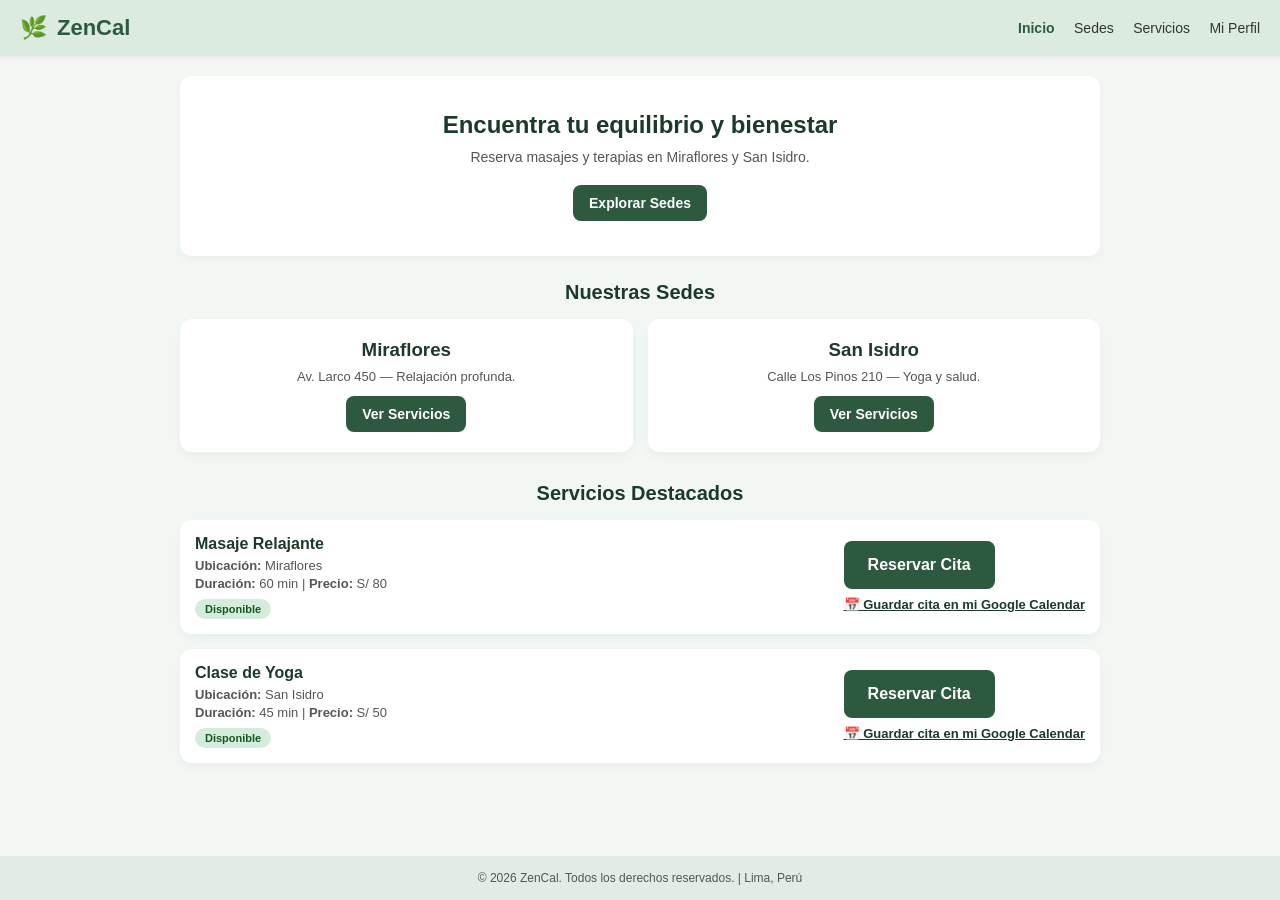
<file: index.html>
<!DOCTYPE html>
<html lang="es">
<head>
  <meta charset="UTF-8">
  <meta name="viewport" content="width=device-width, initial-scale=1.0">
  <title>ZenCal — Bienestar en Lima</title>
  <link rel="stylesheet" href="styles.css">
</head>
<body>

  <!-- ENCABEZADO SEMÁNTICO -->
  <header class="navbar">
    <div class="logo">
      <span>🌿</span>
      <span>ZenCal</span>
    </div>
    <nav class="nav-links">
      <a href="index.html" class="active">Inicio</a>
      <a href="#sedes">Sedes</a>
      <a href="#servicios">Servicios</a>
      <a href="perfil.html">Mi Perfil</a>
    </nav>
  </header>

  <!-- CONTENIDO PRINCIPAL -->
  <main class="container">
    
    <section class="hero">
      <h1>Encuentra tu equilibrio y bienestar</h1>
      <p>Reserva masajes y terapias en Miraflores y San Isidro.</p>
      <a href="#sedes" class="btn-secondary">Explorar Sedes</a>
    </section>

    <section id="sedes" class="section-block">
      <h2>Nuestras Sedes</h2>
      <div class="cards-grid">
        <article class="card-sede">
          <h3>Miraflores</h3>
          <p>Av. Larco 450 — Relajación profunda.</p>
          <a href="#servicios" class="btn-secondary">Ver Servicios</a>
        </article>
        <article class="card-sede">
          <h3>San Isidro</h3>
          <p>Calle Los Pinos 210 — Yoga y salud.</p>
          <a href="#servicios" class="btn-secondary">Ver Servicios</a>
        </article>
      </div>
    </section>

    <section id="servicios" class="section-block">
      <h2>Servicios Destacados</h2>
      <div class="cards-list">
        
        <article class="card">
          <div class="card-info">
            <h3>Masaje Relajante</h3>
            <p><strong>Ubicación:</strong> Miraflores</p>
            <p><strong>Duración:</strong> 60 min | <strong>Precio:</strong> S/ 80</p>
            <span class="badge confirmada">Disponible</span>
          </div>
          <div>
            <button class="btn-reservar" data-servicio="Masaje Relajante">Reservar Cita</button>
            <br>
            <a href="https://calendar.google.com/calendar/render?action=TEMPLATE&text=Cita+en+ZenCal&dates=20261110T150000Z/20261110T160000Z&details=Reserva+confirmada+en+ZenCal.&location=Lima" target="_blank" style="display: inline-block; margin-top: 8px; font-size: 13px; color: #1b3a2b; text-decoration: underline; font-weight: bold;">
              📅 Guardar cita en mi Google Calendar
            </a>
          </div>
        </article>

        <article class="card">
          <div class="card-info">
            <h3>Clase de Yoga</h3>
            <p><strong>Ubicación:</strong> San Isidro</p>
            <p><strong>Duración:</strong> 45 min | <strong>Precio:</strong> S/ 50</p>
            <span class="badge confirmada">Disponible</span>
          </div>
          <div>
            <button class="btn-reservar" data-servicio="Clase de Yoga">Reservar Cita</button>
            <br> 
            <a href="https://calendar.google.com/calendar/render?action=TEMPLATE&text=Cita+en+ZenCal&dates=20261110T150000Z/20261110T160000Z&details=Reserva+confirmada+en+ZenCal.&location=Lima" target="_blank" style="display: inline-block; margin-top: 8px; font-size: 13px; color: #1b3a2b; text-decoration: underline; font-weight: bold;">
            📅 Guardar cita en mi Google Calendar
            </a>
          </div>
        </article>

      </div>
    </section>

  </main>

  <!-- PIE DE PÁGINA SEMÁNTICO -->
  <footer>
    <p>&copy; 2026 ZenCal. Todos los derechos reservados. | Lima, Perú</p>
  </footer>

  <!-- SCRIPT JS INTERACTIVO -->
  <script src="script.js" defer></script>
</body>
</html>
</file>
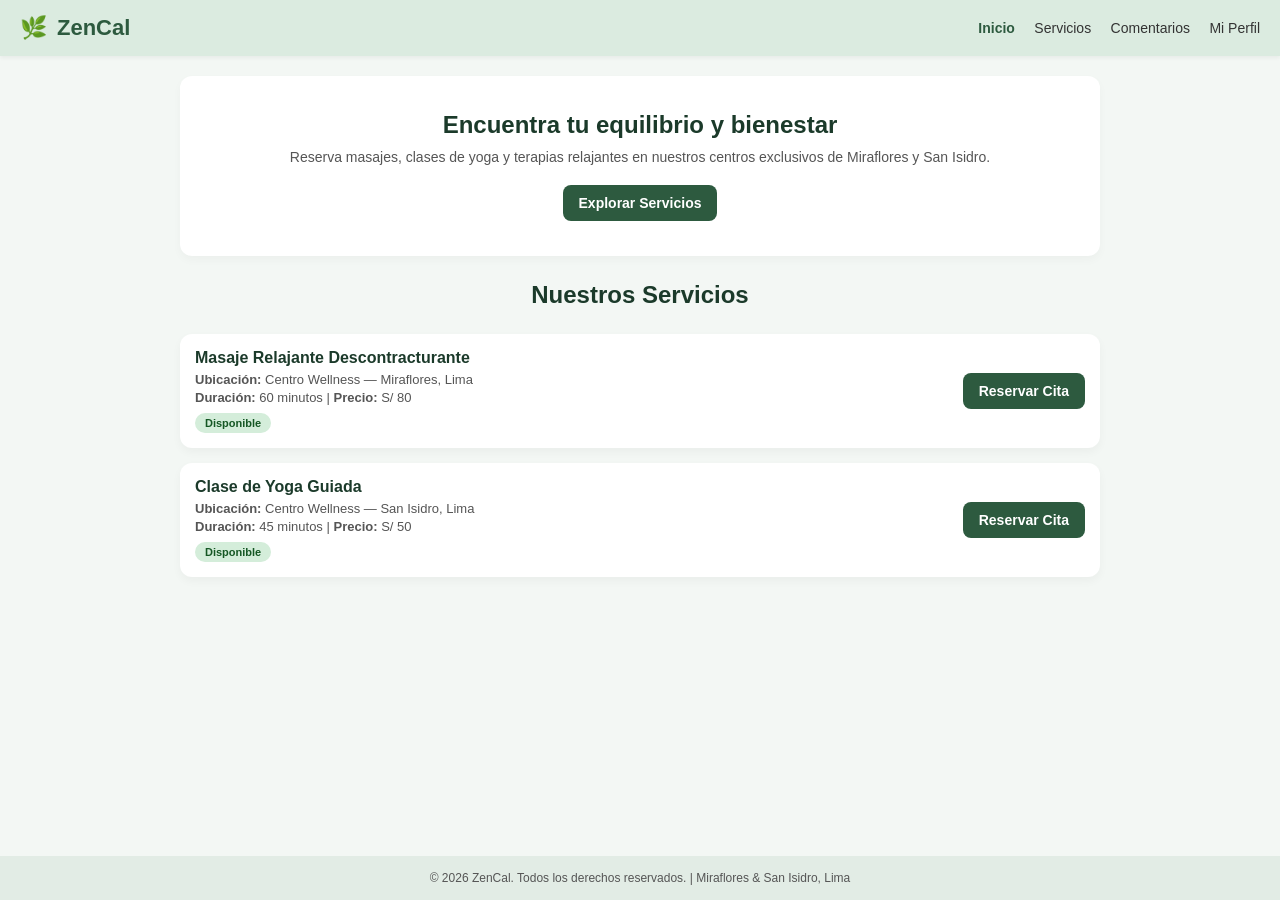
<file: index.html.html>
<!DOCTYPE html>
<html lang="es">
<head>
  <meta charset="UTF-8">
  <meta name="viewport" content="width=device-width, initial-scale=1.0">
  <title>ZenCal — Inicio</title>
  <link rel="stylesheet" href="styles.css">
</head>
<body>

  <!-- ENCABEZADO CON NAVEGACIÓN INTERACTIVA -->
  <header class="navbar">
    <div class="logo">
      <span class="logo-icon">🌿</span>
      <span class="logo-text">ZenCal</span>
    </div>
    <nav class="nav-links">
      <a href="index.html" class="active">Inicio</a>
      <a href="#servicios">Servicios</a>
      <a href="comentarios.html">Comentarios</a>
      <a href="perfil.html">Mi Perfil</a>
    </nav>
  </header>

  <!-- CONTENIDO PRINCIPAL -->
  <main class="container">
    <section class="hero">
      <h1>Encuentra tu equilibrio y bienestar</h1>
      <p>Reserva masajes, clases de yoga y terapias relajantes en nuestros centros exclusivos de Miraflores y San Isidro.</p>
      <a href="#servicios" class="btn-secondary">Explorar Servicios</a>
    </section>

    <!-- SECCIÓN DE SERVICIOS -->
    <section id="servicios" class="services-section">
      <h2 style="text-align: center; margin-bottom: 25px; color: #1b3a2a;">Nuestros Servicios</h2>
      <div class="cards-list">
        
        <div class="card">
          <div class="card-info">
            <h3>Masaje Relajante Descontracturante</h3>
            <p><strong>Ubicación:</strong> Centro Wellness — Miraflores, Lima</p>
            <p><strong>Duración:</strong> 60 minutos | <strong>Precio:</strong> S/ 80</p>
            <span class="badge confirmada">Disponible</span>
          </div>
          <div class="card-actions">
            <a href="perfil.html" class="btn-secondary">Reservar Cita</a>
          </div>
        </div>

        <div class="card">
          <div class="card-info">
            <h3>Clase de Yoga Guiada</h3>
            <p><strong>Ubicación:</strong> Centro Wellness — San Isidro, Lima</p>
            <p><strong>Duración:</strong> 45 minutos | <strong>Precio:</strong> S/ 50</p>
            <span class="badge confirmada">Disponible</span>
          </div>
          <div class="card-actions">
            <a href="perfil.html" class="btn-secondary">Reservar Cita</a>
          </div>
        </div>

      </div>
    </section>
  </main>

  <footer>
    <p>&copy; 2026 ZenCal. Todos los derechos reservados. | Miraflores & San Isidro, Lima</p>
  </footer>

</body>
</html>
</file>
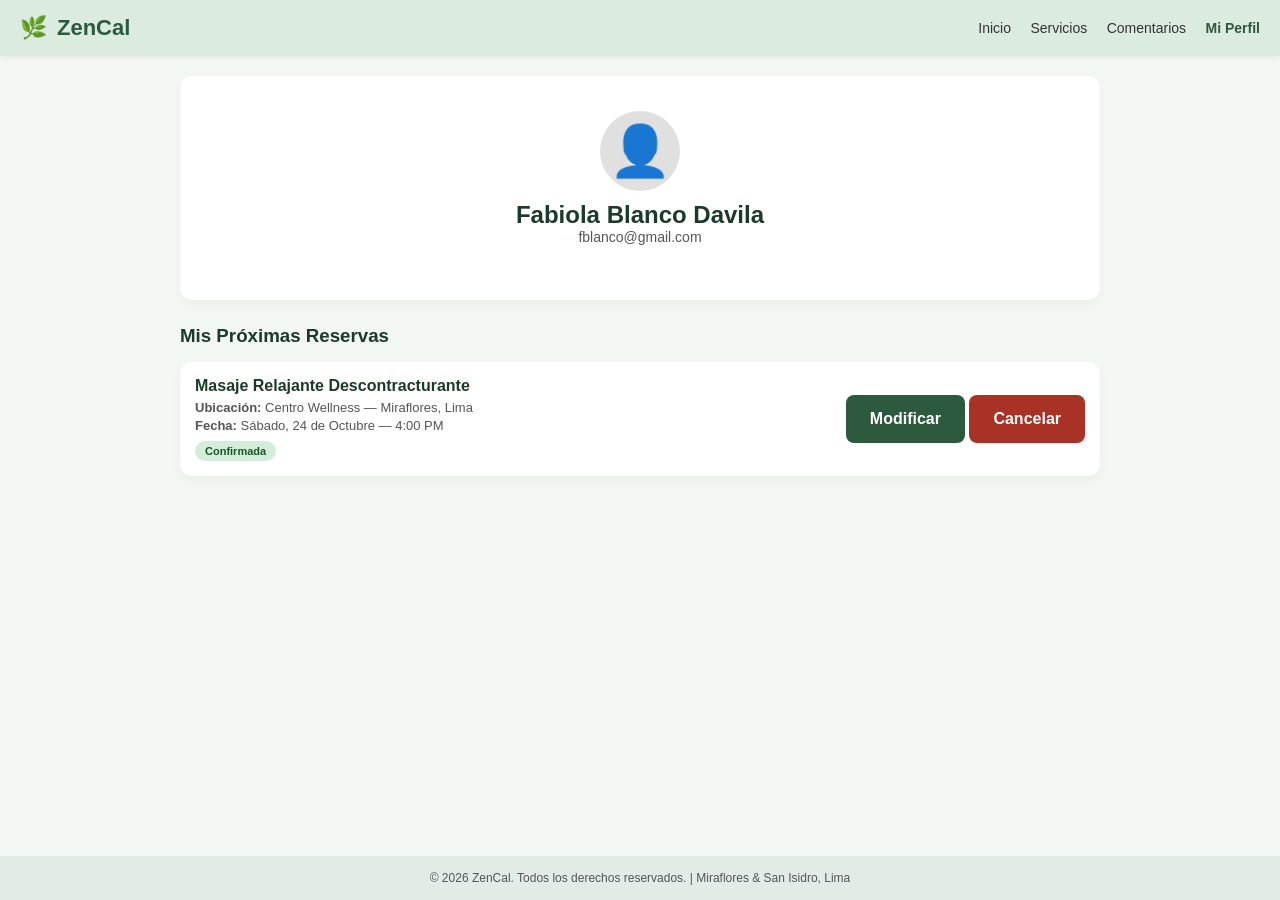
<file: perfil.html>
<!DOCTYPE html>
<html lang="es">
<head>
  <meta charset="UTF-8">
  <meta name="viewport" content="width=device-width, initial-scale=1.0">
  <title>ZenCal — Mi Perfil y Reservas</title>
  <link rel="stylesheet" href="styles.css">
</head>
<body>

  <!-- ENCABEZADO -->
  <header class="navbar">
    <div class="logo">
      <span class="logo-icon">🌿</span>
      <span class="logo-text">ZenCal</span>
    </div>
    <nav class="nav-links">
      <a href="index.html">Inicio</a>
      <a href="index.html#servicios">Servicios</a>
      <a href="comentarios.html">Comentarios</a>
      <a href="perfil.html" class="active">Mi Perfil</a>
    </nav>
  </header>

  <!-- CONTENIDO DE PERFIL -->
  <main class="container">
    <section class="hero" style="text-align: center;">
      <div style="font-size: 50px; background-color: #e0e0e0; width: 80px; height: 80px; line-height: 80px; border-radius: 50%; margin: 0 auto 10px;">👤</div>
      <h2 style="color: #1b3a2a;">Fabiola Blanco Davila</h2>
      <p>fblanco@gmail.com</p>
    </section>

    <h3 style="margin-bottom: 15px; color: #1b3a2a;">Mis Próximas Reservas</h3>
    <div class="cards-list">
      <div class="card">
        <div class="card-info">
          <h3>Masaje Relajante Descontracturante</h3>
          <p><strong>Ubicación:</strong> Centro Wellness — Miraflores, Lima</p>
          <p><strong>Fecha:</strong> Sábado, 24 de Octubre — 4:00 PM</p>
          <span class="badge confirmada">Confirmada</span>
        </div>
        <div class="card-actions">
          <button class="btn-secondary" onclick="alert('Reserva modificada con éxito')">Modificar</button>
          <button class="btn-danger" style="background-color: #a93226; color:white; border:none; padding:10px 18px; border-radius:8px; font-weight:bold; cursor:pointer;" onclick="alert('Reserva cancelada correctamente')">Cancelar</button>
        </div>
      </div>
    </div>
  </main>

  <footer>
    <p>&copy; 2026 ZenCal. Todos los derechos reservados. | Miraflores & San Isidro, Lima</p>
  </footer>

</body>
</html>
</file>
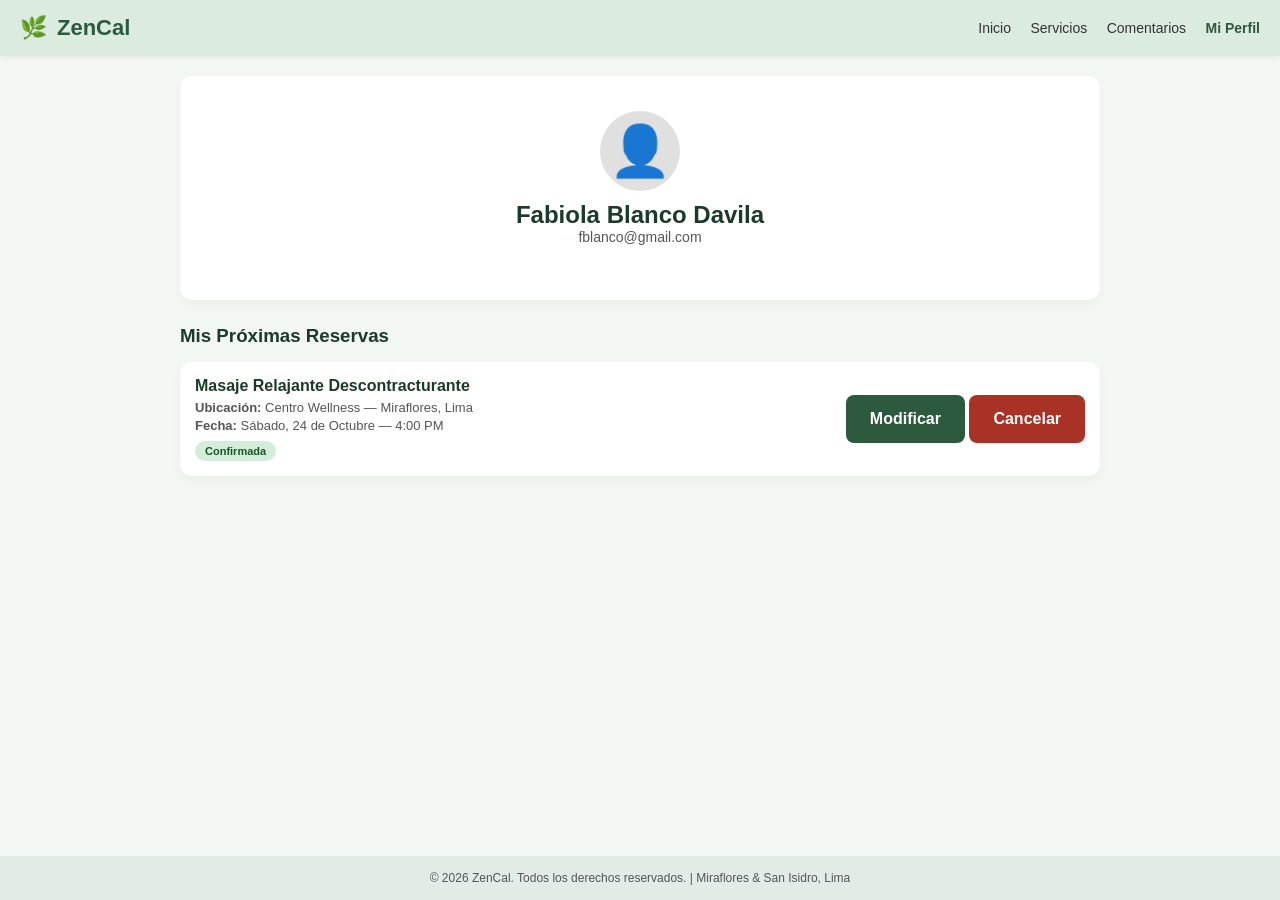
<file: perfil.html.html>
<!DOCTYPE html>
<html lang="es">
<head>
  <meta charset="UTF-8">
  <meta name="viewport" content="width=device-width, initial-scale=1.0">
  <title>ZenCal — Mi Perfil y Reservas</title>
  <link rel="stylesheet" href="styles.css">
</head>
<body>

  <!-- ENCABEZADO -->
  <header class="navbar">
    <div class="logo">
      <span class="logo-icon">🌿</span>
      <span class="logo-text">ZenCal</span>
    </div>
    <nav class="nav-links">
      <a href="index.html">Inicio</a>
      <a href="index.html#servicios">Servicios</a>
      <a href="comentarios.html">Comentarios</a>
      <a href="perfil.html" class="active">Mi Perfil</a>
    </nav>
  </header>

  <!-- CONTENIDO DE PERFIL -->
  <main class="container">
    <section class="hero" style="text-align: center;">
      <div style="font-size: 50px; background-color: #e0e0e0; width: 80px; height: 80px; line-height: 80px; border-radius: 50%; margin: 0 auto 10px;">👤</div>
      <h2 style="color: #1b3a2a;">Fabiola Blanco Davila</h2>
      <p>fblanco@gmail.com</p>
    </section>

    <h3 style="margin-bottom: 15px; color: #1b3a2a;">Mis Próximas Reservas</h3>
    <div class="cards-list">
      <div class="card">
        <div class="card-info">
          <h3>Masaje Relajante Descontracturante</h3>
          <p><strong>Ubicación:</strong> Centro Wellness — Miraflores, Lima</p>
          <p><strong>Fecha:</strong> Sábado, 24 de Octubre — 4:00 PM</p>
          <span class="badge confirmada">Confirmada</span>
        </div>
        <div class="card-actions">
          <button class="btn-secondary" onclick="alert('Reserva modificada con éxito')">Modificar</button>
          <button class="btn-danger" style="background-color: #a93226; color:white; border:none; padding:10px 18px; border-radius:8px; font-weight:bold; cursor:pointer;" onclick="alert('Reserva cancelada correctamente')">Cancelar</button>
        </div>
      </div>
    </div>
  </main>

  <footer>
    <p>&copy; 2026 ZenCal. Todos los derechos reservados. | Miraflores & San Isidro, Lima</p>
  </footer>

</body>
</html>
</file>
<file: styles.css>
/* Estilos Globales y Responsive para ZenCal */
* { box-sizing: border-box; margin: 0; padding: 0; font-family: 'Segoe UI', Tahoma, Geneva, Verdana, sans-serif; }
html, body { width: 100%; overflow-x: hidden; background-color: #f3f7f4; color: #2c3e50; display: flex; flex-direction: column; min-height: 100vh; }
.navbar { background-color: #dbebe0; padding: 15px 20px; display: flex; justify-content: space-between; align-items: center; box-shadow: 0 2px 4px rgba(0,0,0,0.05); flex-wrap: wrap; }
.logo { display: flex; align-items: center; gap: 10px; font-size: 22px; font-weight: bold; color: #2d5a3f; }
.nav-links a { text-decoration: none; color: #333; margin-left: 15px; font-weight: 500; font-size: 14px; }
.nav-links a.active, .nav-links a:hover { color: #2d5a3f; font-weight: bold; }
.container { width: 100%; max-width: 950px; margin: 20px auto; padding: 0 15px; flex: 1; }
.hero { text-align: center; padding: 35px 15px; background: white; border-radius: 12px; box-shadow: 0 4px 10px rgba(0,0,0,0.03); margin-bottom: 25px; }
.hero h1 { color: #1b3a2a; margin-bottom: 10px; font-size: 24px; }
.hero p { color: #555; margin-bottom: 20px; font-size: 14px; }
.section-block { margin-bottom: 30px; }
.section-block h2 { color: #1b3a2a; margin-bottom: 15px; text-align: center; font-size: 20px; }
.cards-grid { display: grid; grid-template-columns: 1fr; gap: 15px; }
@media (min-width: 600px) { .cards-grid { grid-template-columns: 1fr 1fr; } }
.card-sede { background: white; padding: 20px; border-radius: 12px; box-shadow: 0 4px 10px rgba(0,0,0,0.04); text-align: center; }
.card-sede h3 { color: #1b3a2a; margin-bottom: 8px; }
.card-sede p { color: #555; font-size: 13px; margin-bottom: 12px; }
button, .btn-secondary { cursor: pointer; border: none; border-radius: 8px; padding: 10px 16px; font-weight: bold; background-color: #2d5a3f; color: white; text-decoration: none; display: inline-block; font-size: 14px; }
button:hover, .btn-secondary:hover { background-color: #21432e; }
.cards-list { display: flex; flex-direction: column; gap: 15px; }
.card { background-color: #ffffff; padding: 15px; border-radius: 12px; box-shadow: 0 4px 10px rgba(0,0,0,0.04); display: flex; flex-direction: column; gap: 12px; }
@media (min-width: 500px) { .card { flex-direction: row; justify-content: space-between; align-items: center; } }
.card-info h3 { color: #1b3a2a; margin-bottom: 5px; font-size: 16px; }
.card-info p { color: #555; font-size: 13px; margin-bottom: 3px; }
.badge { display: inline-block; padding: 4px 10px; border-radius: 20px; font-size: 11px; font-weight: bold; margin-top: 5px; }
.badge.confirmada { background-color: #d4edda; color: #155724; }
footer { text-align: center; padding: 15px; background-color: #e2ece5; font-size: 12px; color: #555; margin-top: 30px; }
button, .btn, a.btn {
  padding: 14px 24px !important;
  min-height: 48px !important;
  font-size: 16px !important;
}
</file>
